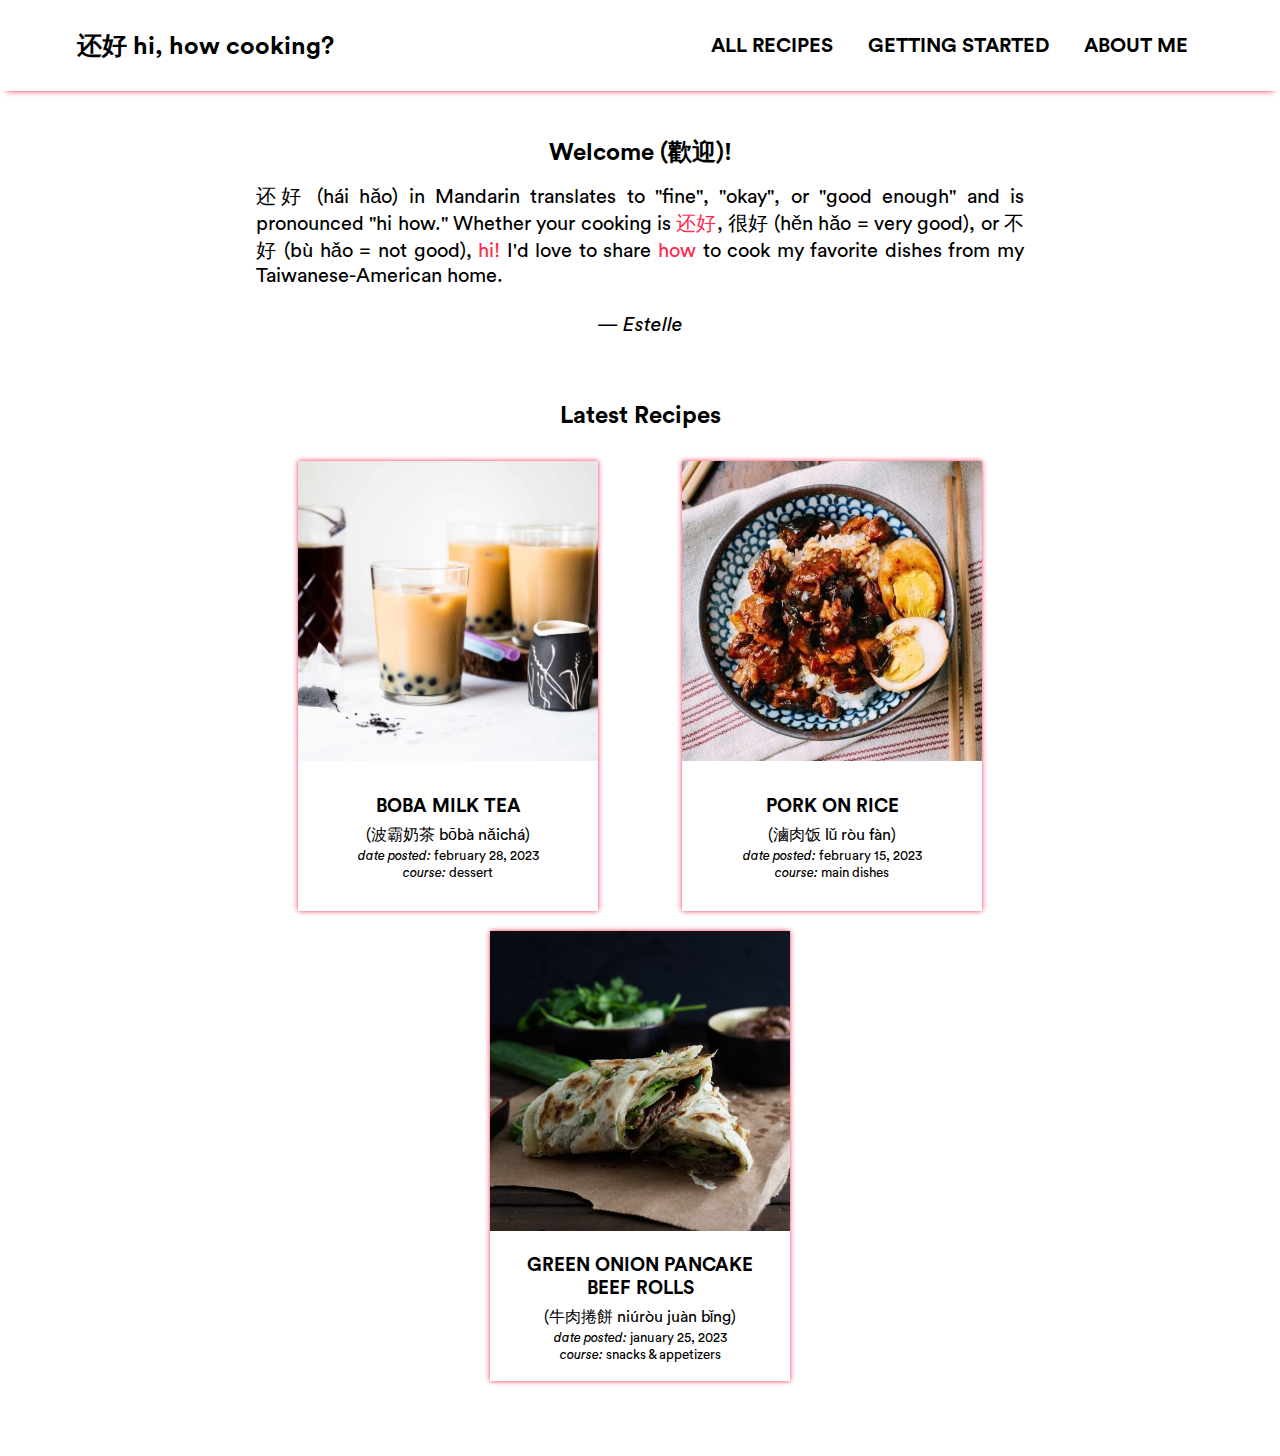
<file: index.html>
<!DOCTYPE html>
<html lang="en">

<head>
    <link rel="stylesheet" href="styles/style.css">
    <title>Hi, How Cooking?</title>
</head>

<body>
    <div class="header">

        <nav>
            <a href="index.html" id="logoLink">
                <span id=logo>
                    还好 Hi, How Cooking?
                </span>
            </a>
            <div class="nav-links">
                <ul>
                    <li><a href='all-recipes.html'>All Recipes</a></li>
                    <li><a href='getting-started.html'>Getting Started</a></li>
                    <li><a href='about-me.html'>About Me</a></li>
                </ul>
            </div>
        </nav>
    </div>
    <div id=homeContent>
        <section>
            <div id=homeInfo>
                <h2>Welcome (歡迎)!</h2>
                <p>还好 (hái hǎo) in Mandarin translates to "fine", "okay", or "good enough" and is pronounced "hi
                    how."
                    Whether your cooking is <em>还好</em>, 很好 (hěn hǎo = very good), or 不好 (bù hǎo = not good),
                    <em>hi!</em>
                    I'd love to share <em>how</em>
                    to cook my favorite dishes from my Taiwanese-American home.
                </p>
                <p id=closing>— Estelle</p>
            </div>

        </section>
        <section>
            <h2>Latest Recipes</h2>
            <div class=gallery>
                <a href="boba-milk-tea.html">
                    <div class=galleryElement>
                        <div class=img>
                            <img src="images/boba-thumbnail.jpg" alt="Boba Milk Tea thumbnail"
                                width="300" height="300">
                        </div>
                        <div class=thumbnailBox>
                            <div class=thumbnailTitle>
                                <h3>Boba Milk Tea</h3>
                                <h4>(波霸奶茶 bōbà nǎichá)</h4>
                                <h5><span class="thumbnail">date posted:</span> february 28, 2023</h5>
                                <h5><span class="thumbnail">course:</span> dessert</h5>
                            </div>
                        </div>
                    </div>
                </a>
                <a href="pork-on-rice.html">
                    <div class=galleryElement>
                        <div class=img>
                            <img src="images/pork-thumbnail.jpg" alt="Pork on Rice thumbnail"
                                width="300" height="300">
                        </div>
                        <div class=thumbnailBox>
                            <div class=thumbnailTitle>
                                <h3>Pork on Rice</h3>
                                <h4>(滷肉饭 lǔ ròu fàn)</h4>
                                <h5><span class="thumbnail">date posted:</span> february 15, 2023</h5>
                                <h5><span class="thumbnail">course:</span> main dishes</h5>
                            </div>
                        </div>
                    </div>
                </a>
                <a href="green-onion-pancake-beef-roll.html">
                    <div class=galleryElement>
                        <div class=img>
                            <img src="images/beef-rolls-thumbnail.jpg"
                                alt="Green Onion Pancake Beef Rolls thumbnail" width="300" height="300">
                        </div>
                        <div class=thumbnailBox>
                            <div class=thumbnailTitle>
                                <h3>Green Onion Pancake <span class=newLine>Beef Rolls</span>
                                </h3>
                                <h4>(牛肉捲餅 niúròu juàn bǐng)</h4>
                                <h5><span class="thumbnail">date posted:</span> january 25, 2023</h5>
                                <h5><span class="thumbnail">course:</span> snacks & appetizers</h5>
                            </div>
                        </div>
                    </div>
                </a>
            </div>
        </section>
    </div>

</body>

</html>
</file>
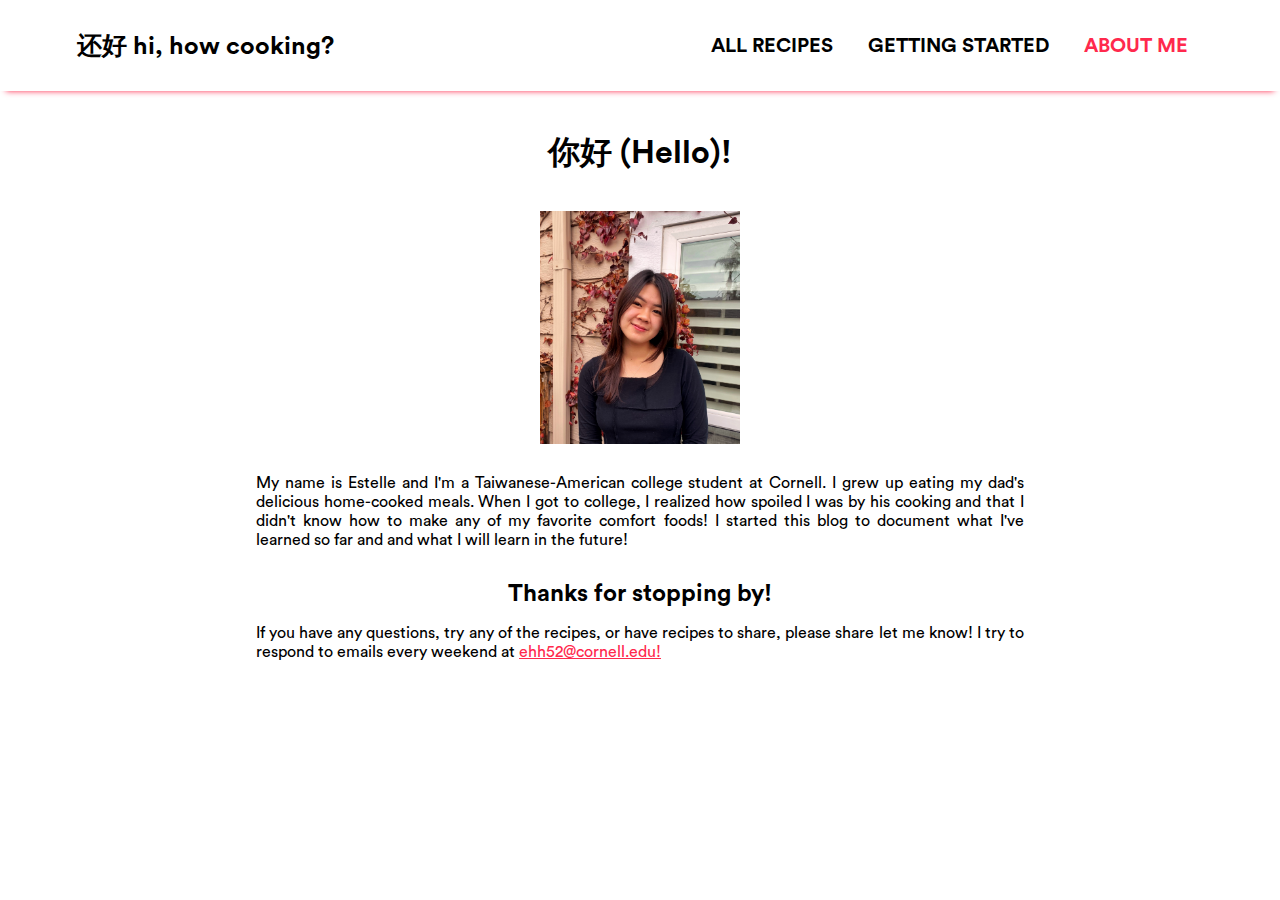
<file: about-me.html>
<!DOCTYPE html>
<html lang="en">

<head>
    <link rel="stylesheet" href="styles/style.css">
    <title>Hi, How Cooking?</title>
</head>

<body>
    <div class="header">

        <nav>
            <a href="index.html" id="logoLink">
                <span id=logo>
                    还好 Hi, How Cooking?
                </span>
            </a>
            <div class="nav-links">
                <ul>
                    <li><a href='all-recipes.html'>All Recipes</a></li>
                    <li><a href='getting-started.html'>Getting Started</a></li>
                    <li><a href='about-me.html' class="currentPage">About Me</a></li>
                </ul>
            </div>
        </nav>
    </div>
    <h1>你好 (Hello)!</h1>
    <!-- <div id=aboutMe>
        <div id=headshot> -->
            <img  id = headshot src="images/estelle-headshot.jpg" alt="Estelle blog author headshot" width="200">
        <!-- </div>
        <div id="bio"> -->

            <p>My name is Estelle and I'm a Taiwanese-American college student at Cornell. I grew up eating my
                dad's delicious home-cooked meals. When I got to college, I realized how spoiled I was by his cooking
                and
                that I didn't know how
                to make any of my favorite comfort foods! I started this blog to document what I've learned so far and and what I
                will learn in the future!</p>
            <h2>Thanks for stopping by!</h2>
            <p>If you have any questions, try any of the recipes, or have recipes to share, please share let me know! I try
                to
                respond to emails every weekend at <a id =bio href="emailto:ehh52@cornell.edu">ehh52@cornell.edu!</a>
            </p>
        <!-- </div>
    </div> -->
</body>

</html>
</file>
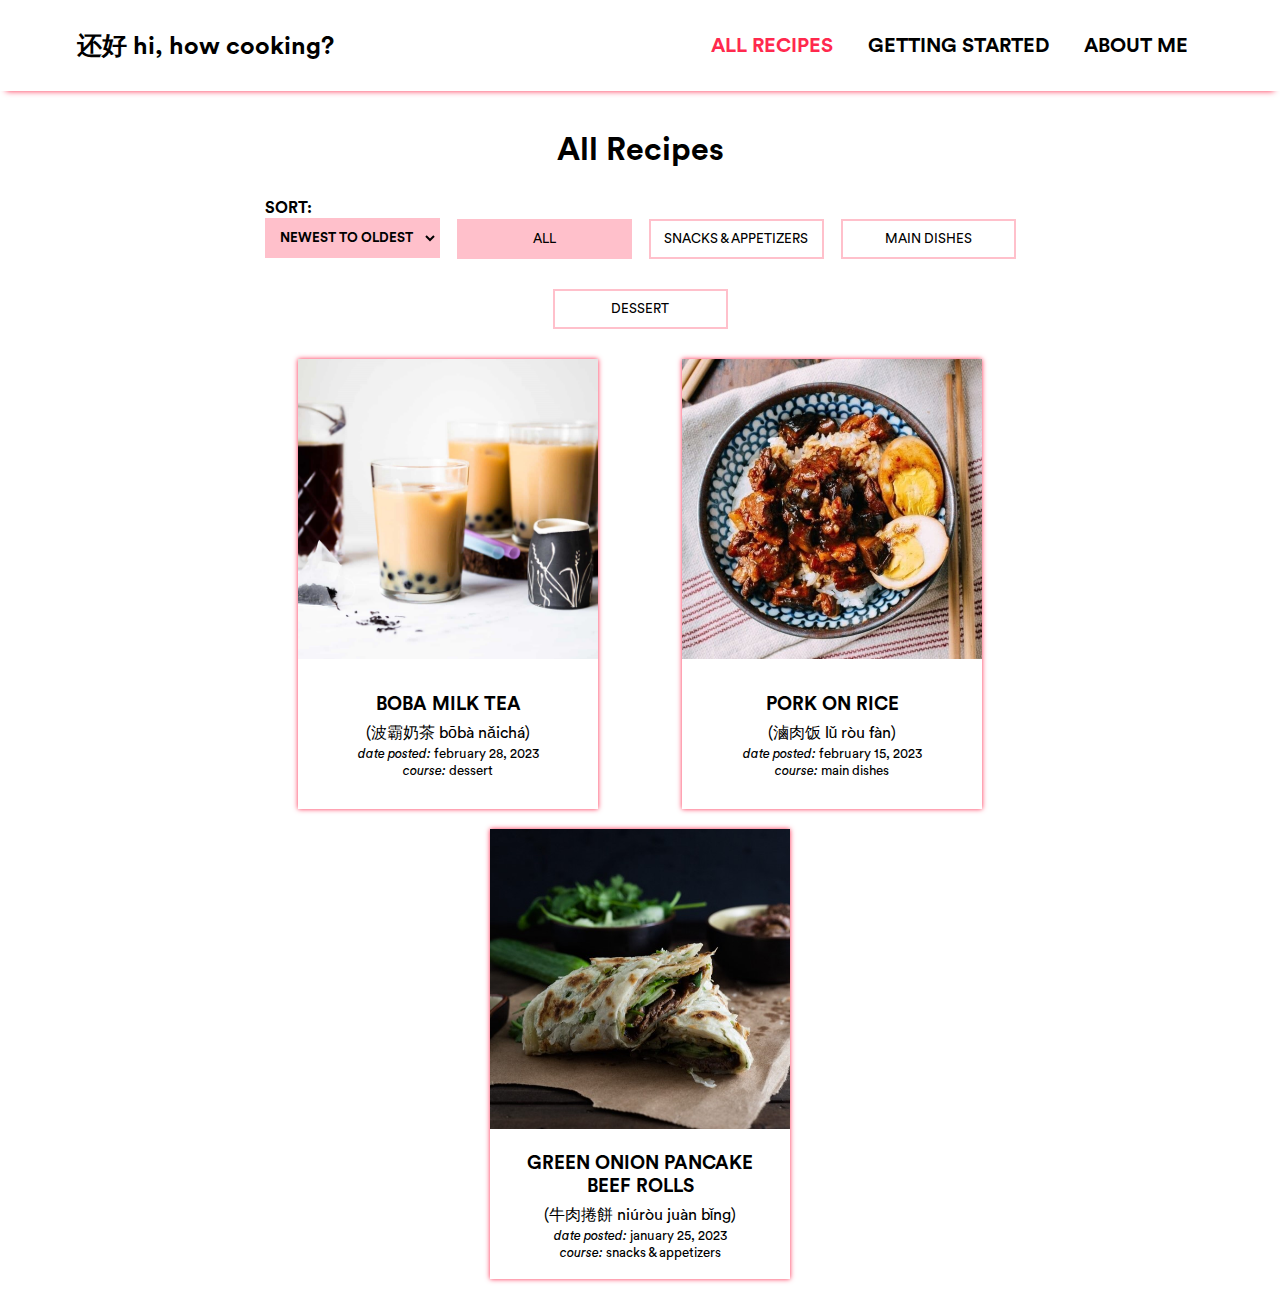
<file: all-recipes.html>
<!DOCTYPE html>
<html lang="en">

<head>
    <script src="scripts/jquery-3.6.1.js"></script>
    <link rel="stylesheet" href="styles/style.css">
    <title>Hi, How Cooking?</title>

</head>

<body>
    <div class="header">
        <nav>
            <a href="index.html" id="logoLink">
                <span id=logo>
                    还好 Hi, How Cooking?
                </span>
            </a>
            <div class="nav-links">
                <ul>
                    <li><a href='all-recipes.html' class=currentPage>All Recipes</a></li>
                    <li><a href='getting-started.html'>Getting Started</a></li>
                    <li><a href='about-me.html'>About Me</a></li>
                </ul>
            </div>
        </nav>
    </div>
    <div class=titleSubtitle>
        <h1>All Recipes</h1>
        <!-- <h2>from newest to oldest</h2> -->
    </div>

    <div id="buttonContainer">
        <span>
            <label for="sortRecipes"> sort:</label>
            <select name="sortOptions" id="sortRecipes">
                <option value="newest to oldest" selected>newest to oldest</option>
                <option value="oldest to newest">oldest to newest</option>
                <option value="A-Z">A-Z</option>
            </select>
        </span>

        <button id="allRecipes" class = 'buttonClicked'>all</button>
        <button id="snacksAppetizers">snacks & appetizers</button>
        <button id="mainDishes"> main dishes</button>
        <button id="dessert">dessert</button>
    </div>

    <div class=gallery>
        <a href="boba-milk-tea.html" class="r idDessert" id="bobamilktea">
            <div class=galleryElement>
                <div class=img>
                    <img src="images/boba-thumbnail.jpg" alt="Boba Milk Tea thumbnail" width="300" height="300">
                </div>
                <div class=thumbnailBox>
                    <div class=thumbnailTitle>
                        <h3>Boba Milk Tea</h3>
                        <h4>(波霸奶茶 bōbà nǎichá)</h4>
                        <h5><span class="thumbnail">date posted:</span> february 28, 2023</h5>
                        <h5><span class="thumbnail">course:</span> dessert</h5>
                    </div>
                </div>
            </div>
        </a>
        <a href="pork-on-rice.html" class="r idMain" id="porkonrice">
            <div class=galleryElement>
                <div class=img>
                    <img src="images/pork-thumbnail.jpg" alt="Pork on Rice thumbnail" width="300" height="300">
                </div>
                <div class=thumbnailBox>
                    <div class=thumbnailTitle>
                        <h3>Pork on Rice</h3>
                        <h4>(滷肉饭 lǔ ròu fàn)</h4>
                        <h5><span class="thumbnail">date posted:</span> february 15, 2023</h5>
                        <h5><span class="thumbnail">course:</span> main dishes</h5>
                    </div>
                </div>
            </div>
        </a>
        <a href="green-onion-pancake-beef-roll.html" class="r idSnack" id="greenonionpancakebeefrolls">
            <div class=galleryElement>
                <div class=img>
                    <img src="images/beef-rolls-thumbnail.jpg" alt="Green Onion Pancake Beef Rolls thumbnail"
                        width="300" height="300">
                </div>
                <div class=thumbnailBox>
                    <div class=thumbnailTitle>
                        <h3>Green Onion Pancake <span class=newLine>Beef Rolls</span>
                        </h3>
                        <h4>(牛肉捲餅 niúròu juàn bǐng)</h4>
                        <h5><span class="thumbnail">date posted:</span> january 25, 2023</h5>
                        <h5><span class="thumbnail">course:</span> snacks & appetizers</h5>
                    </div>
                </div>
            </div>
        </a>
    </div>

    <script src="scripts/recipes.js"></script>

</body>
</html>
</file>
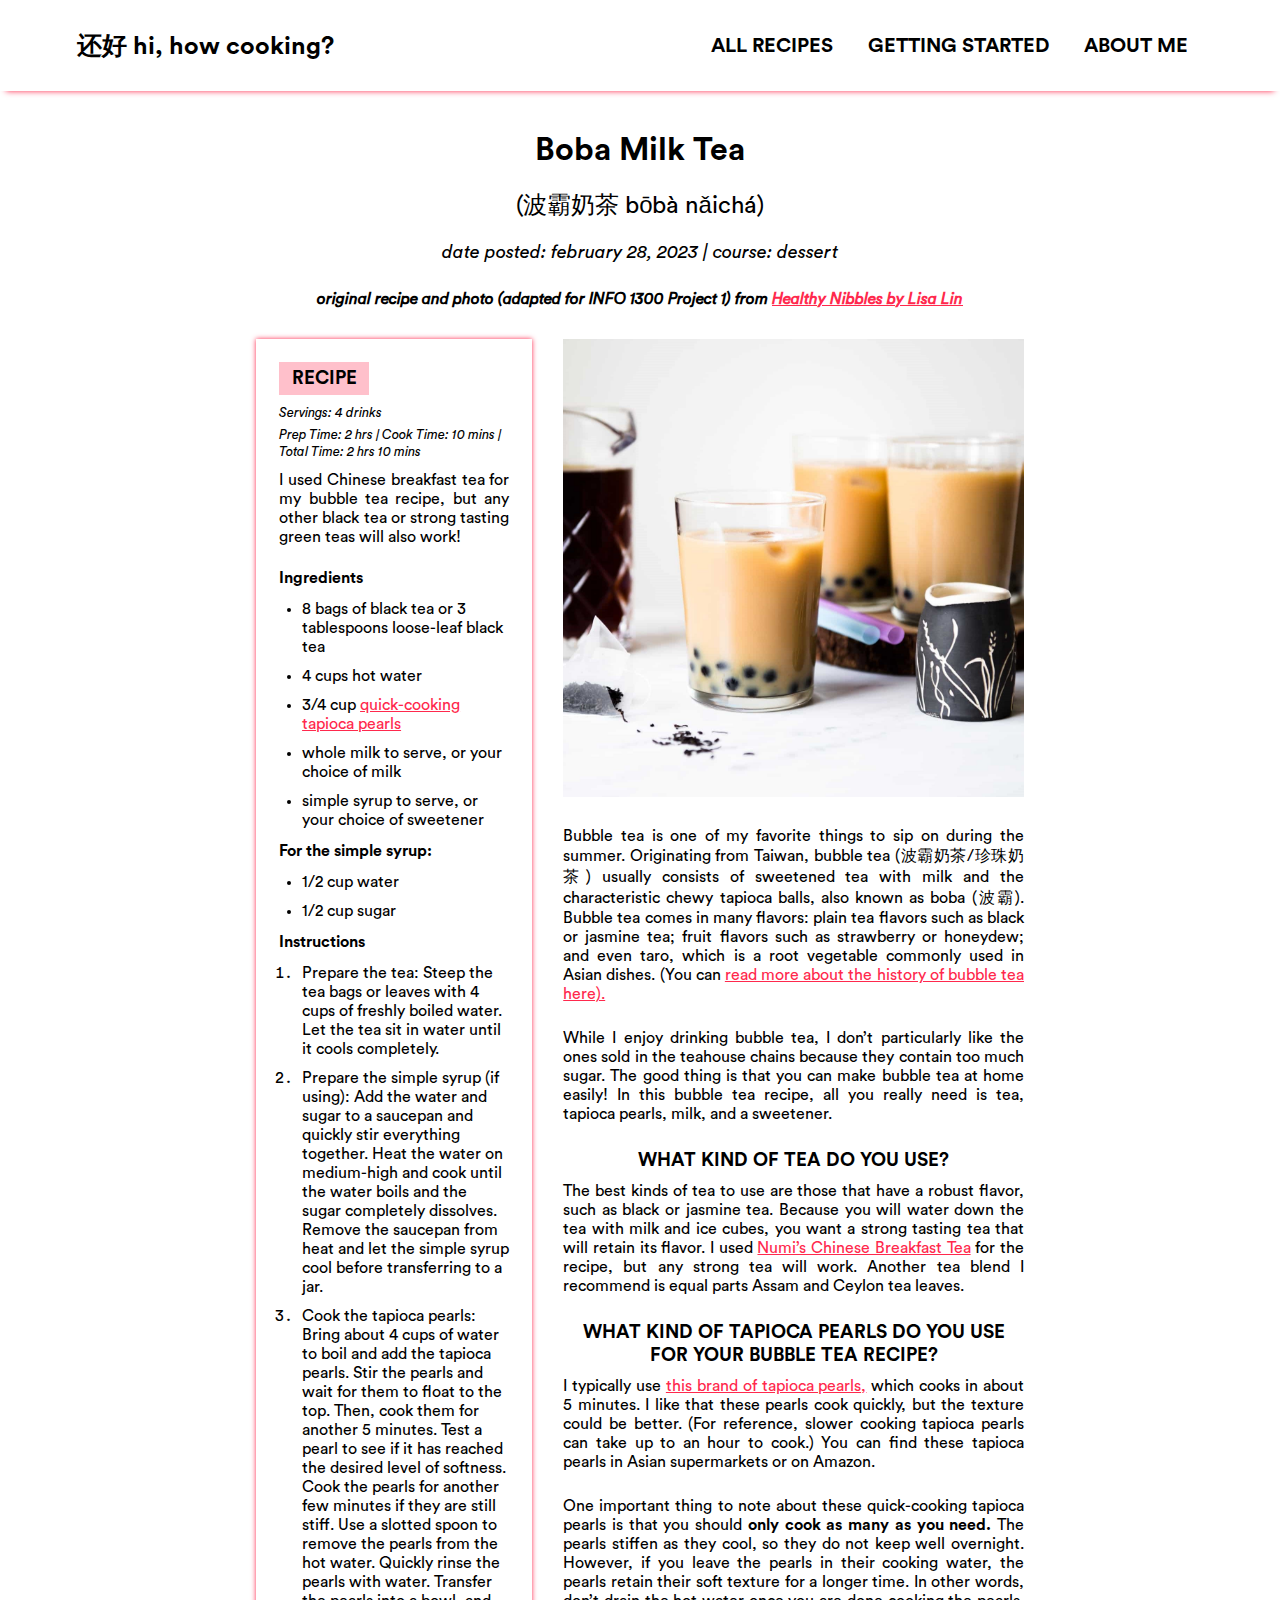
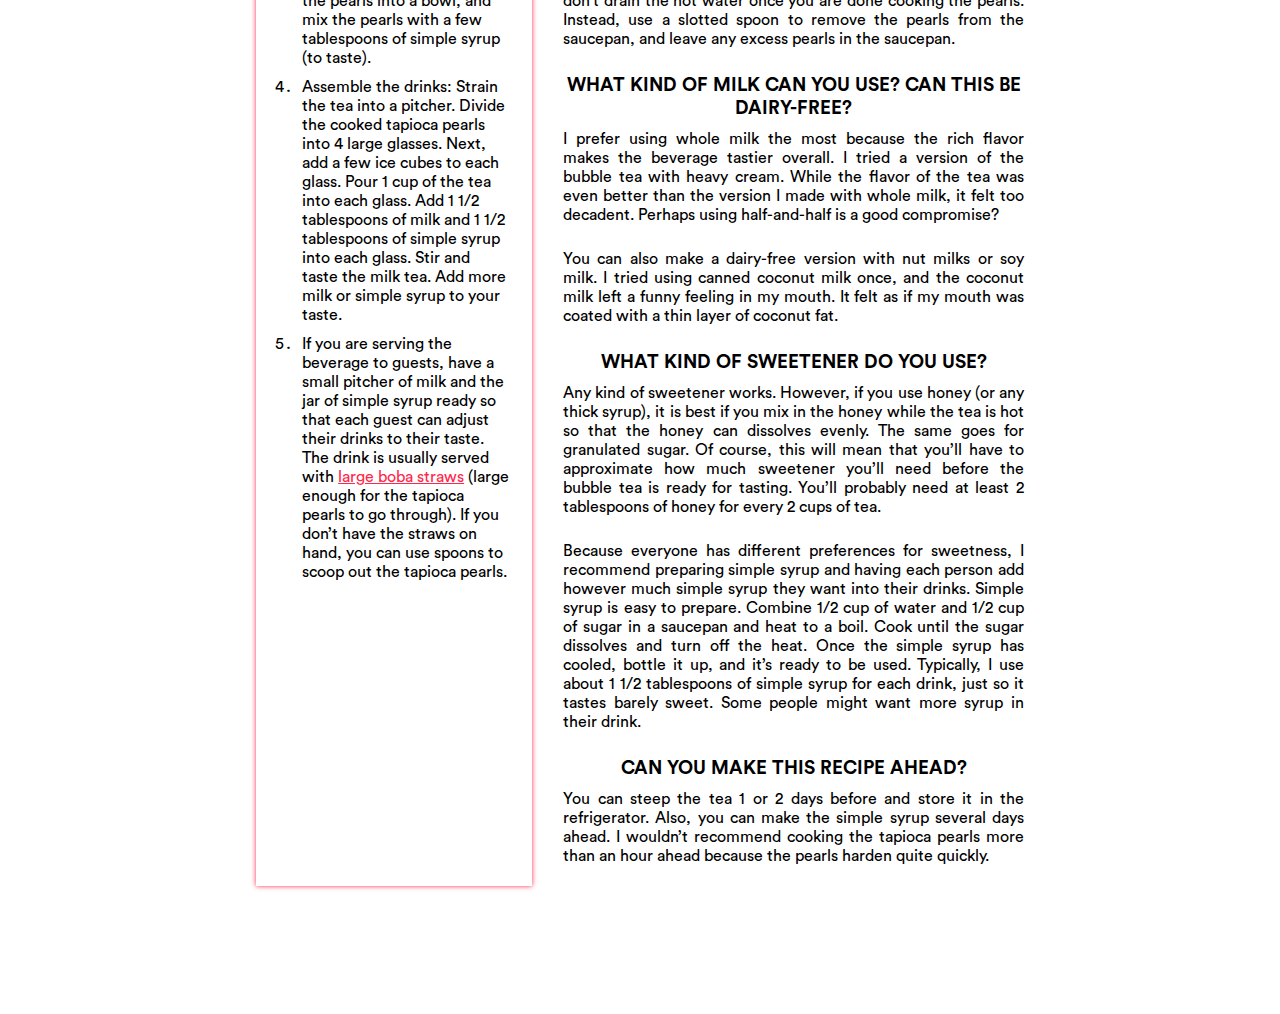
<file: boba-milk-tea.html>
<!DOCTYPE html>
<html lang="en">

<head>
    <link rel="stylesheet" href="styles/style.css">
    <title>Hi, How Cooking?</title>
</head>

<body>
    <div class="header">
        <nav>
            <a href="index.html" id="logoLink">
                <span id=logo>
                    还好 Hi, How Cooking?
                </span>
            </a>
            <div class="nav-links">
                <ul>
                    <li><a href='all-recipes.html'>All Recipes</a></li>
                    <li><a href='getting-started.html'>Getting Started</a></li>
                    <li><a href='about-me.html'>About Me</a></li>
                </ul>
            </div>
        </nav>
    </div>

    <div class=titleSubtitle>
        <h1>Boba Milk Tea </h1>
        <h2>(波霸奶茶 bōbà nǎichá)</h2>
        <h3>date posted: february 28, 2023 | course: dessert</h3>
        <cite>original recipe and photo (adapted for INFO 1300 Project 1) from <a href="https://healthynibblesandbits.com/how-to-make-bubble-tea/" target="_blank"> Healthy Nibbles by Lisa Lin</a></cite>
    </div>
    <div class=recipeContainer>

        <div class="recipe">
            <h3 class="recipeHeader">
                RECIPE
            </h3>
            <h5>Servings: 4 drinks</h5>
            <h5>Prep Time: 2 hrs | Cook Time: 10 mins | Total Time: 2 hrs 10 mins</h5>
            <p>I used Chinese breakfast tea for my bubble tea recipe, but any other black tea or strong tasting green
                teas will also work!</p>
            <h4>Ingredients</h4>
            <ul>
                <li>8 bags of black tea or 3 tablespoons loose-leaf black tea</li>
                <li>4 cups hot water</li>
                <li>3/4 cup <a
                        href="https://www.amazon.com/WuFuYuan-Tapioca-Pearl-Black-Net/dp/B00PLTLG4O?crid=2377PDHU7C1JA&cv_ct_cx=tapioca+pearls&dchild=1&keywords=tapioca+pearls&pd_rd_i=B00PLTLG4O&pd_rd_r=72f499a0-b965-4fcc-8d62-127c2c831436&pd_rd_w=XXdji&pd_rd_wg=vsdOF&pf_rd_p=e64e557a-9088-4af1-8992-8ddbd7854c7f&pf_rd_r=TCHJKVE0W123MF3FKW9K&psc=1&qid=1622524294&sprefix=tapioca+pearls,aps,237&sr=1-1-f0029781-b79b-4b60-9cb0-eeda4dea34d6&linkCode=sl1&tag=heanibbit-20&linkId=0aa7cf06562b32aa1115fccc3c3793e7&language=en_US&ref_=as_li_ss_tl"
                        target="_blank"> quick-cooking tapioca pearls</a></li>
                <li>whole milk to serve, or your choice of milk</li>
                <li>simple syrup to serve, or your choice of sweetener</li>
            </ul>
            <h4>For the simple syrup:</h4>
            <ul>
                <li>1/2 cup water</li>
                <li>1/2 cup sugar</li>
            </ul>
            <h4>Instructions</h4>
            <ol>
                <li>Prepare the tea: Steep the tea bags or leaves with 4 cups of freshly boiled water. Let the tea sit
                    in water until it cools completely.
                </li>
                <li>Prepare the simple syrup (if using): Add the water and sugar to a saucepan and quickly stir
                    everything
                    together. Heat the water on medium-high and cook until the water boils and the sugar completely
                    dissolves.
                    Remove the saucepan from heat and let the simple syrup cool before transferring to a jar.</li>
                <li>Cook the tapioca pearls: Bring about 4 cups of water to boil and add the tapioca pearls. Stir the
                    pearls and wait for them to float to the top. Then, cook them for another 5 minutes. Test a pearl to
                    see if it
                    has reached the desired level of softness. Cook the pearls for another few minutes if they are still
                    stiff. Use a slotted spoon to remove the pearls from the hot water. Quickly rinse the pearls with
                    water.
                    Transfer the pearls into a bowl, and mix the pearls with a few tablespoons of simple syrup (to
                    taste).</li>
                <li>Assemble the drinks: Strain the tea into a pitcher. Divide the cooked tapioca pearls into 4 large
                    glasses.
                    Next, add a few ice cubes to each glass. Pour 1 cup of the tea into each glass. Add 1 1/2
                    tablespoons of
                    milk and 1 1/2 tablespoons of simple syrup into each glass. Stir and taste the milk tea. Add more
                    milk or
                    simple syrup to your taste.</li>
                <li>If you are serving the beverage to guests, have a small pitcher of milk and the jar of simple syrup
                    ready so
                    that each guest can adjust their drinks to their taste. The drink is usually served with <a
                        href="https://www.amazon.com/POINT-Straw-Stainless-Tapioca-Bubble/dp/B07N97FDG1/ref=as_li_ss_tl?dchild=1&keywords=large+metal+boba+straw&qid=1588278149&sr=8-1&linkCode=sl1&tag=heanibbit-20&linkId=7f088d47a8e868a51989f6dd23b1a7fc&language=en_US"
                        target="_blank"> large boba
                        straws</a>
                     (large enough for the tapioca pearls to go through). If you don’t have the straws on hand, you can
                    use
                    spoons to scoop out the tapioca pearls.</li>
            </ol>

        </div>

        <div class="instructions">
            <img src="images/boba-thumbnail.jpg" alt="Boba Milk Tea">

            <p>
                Bubble tea is one of my favorite things to sip on during the summer. Originating from Taiwan, bubble tea
                (波霸奶茶/珍珠奶茶) usually consists of sweetened tea with milk and the characteristic chewy tapioca balls, also
                known
                as boba (波霸). Bubble tea comes in many flavors: plain tea flavors such as black or jasmine tea; fruit
                flavors
                such as strawberry or honeydew; and even taro, which is a root vegetable commonly used in Asian dishes.
                (You can
                <a href="https://healthynibblesandbits.com/how-to-make-bubble-tea/" target="_blank">read more about the
                    history of bubble tea here).</a>
            </p>
            <p>
                While I enjoy drinking bubble tea, I don’t particularly like the ones sold in the teahouse chains
                because they
                contain too much sugar. The good thing is that you can make bubble tea at home easily! In this bubble
                tea
                recipe, all you really need is tea, tapioca pearls, milk, and a sweetener.
            </p>
            <h3>What kind of tea do you use?</h3>
            <p>
                The best kinds of tea to use are those that have a robust flavor, such as black or jasmine tea. Because
                you will
                water down the tea with milk and ice cubes, you want a strong tasting tea that will retain its flavor. I
                used
                <a href="https://shop.numitea.com/Chinese-Breakfast/p/NUMIS-10106&c=NumiTeaStore@Teabag@Black"
                    target="blank_">Numi’s Chinese Breakfast Tea</a> for the recipe, but any strong tea will work.
                Another tea blend I recommend
                is
                equal parts Assam and Ceylon tea leaves.
            </p>

            <h3>What kind of tapioca pearls do you use for your bubble tea recipe?</h3>
            <p>
                I typically use <a
                    href="https://www.amazon.com/WuFuYuan-Tapioca-Pearl-Black-Net/dp/B00PLTLG4O/ref=as_li_ss_tl?s=grocery&ie=UTF8&qid=1532018084&sr=1-4&keywords=tapioca+pearls&th=1&linkCode=sl1&tag=heanibbit-20&linkId=ff595b743c108350f907b1612aa37b4d"
                    target="_blank">this brand of tapioca pearls,</a> which cooks in about 5 minutes. I like that these
                pearls
                cook
                quickly, but the texture could be better. (For reference, slower cooking tapioca pearls can take up to
                an hour
                to cook.) You can find these tapioca pearls in Asian supermarkets or on Amazon.
            </p>
            <p>
                One important thing to note about these quick-cooking tapioca pearls is that you should <strong>only
                    cook as
                    many as you
                    need.</strong> The pearls stiffen as they cool, so they do not keep well overnight. However, if you
                leave
                the pearls in
                their cooking water, the pearls retain their soft texture for a longer time. In other words, don’t drain
                the hot
                water once you are done cooking the pearls. Instead, use a slotted spoon to remove the pearls from the
                saucepan,
                and leave any excess pearls in the saucepan.
            </p>
            <h3>What kind of milk can you use? Can this be dairy-free?</h3>
            <p>I prefer using whole milk the most because the rich flavor makes the beverage tastier overall. I tried a
                version
                of the bubble tea with heavy cream. While the flavor of the tea was even better than the version I made
                with
                whole milk, it felt too decadent. Perhaps using half-and-half is a good compromise?</p>
            <p>You can also make a dairy-free version with nut milks or soy milk. I tried using canned coconut milk
                once, and
                the coconut milk left a funny feeling in my mouth. It felt as if my mouth was coated with a thin layer
                of
                coconut fat.</p>

            <h3>What kind of sweetener do you use?</h3>
            <p>Any kind of sweetener works. However, if you use honey (or any thick syrup), it is best if you mix in the
                honey
                while the tea is hot so that the honey can dissolves evenly. The same goes for granulated sugar. Of
                course, this
                will mean that you’ll have to approximate how much sweetener you’ll need before the bubble tea is ready
                for
                tasting. You’ll probably need at least 2 tablespoons of honey for every 2 cups of tea.</p>

            <p>Because everyone has different preferences for sweetness, I recommend preparing simple syrup and having
                each
                person add however much simple syrup they want into their drinks. Simple syrup is easy to prepare.
                Combine 1/2
                cup of water and 1/2 cup of sugar in a saucepan and heat to a boil. Cook until the sugar dissolves and
                turn off
                the heat. Once the simple syrup has cooled, bottle it up, and it’s ready to be used. Typically, I use
                about 1
                1/2 tablespoons of simple syrup for each drink, just so it tastes barely sweet. Some people might want
                more
                syrup in their drink.</p>

            <h3>Can you make this recipe ahead?</h3>

            <p>You can steep the tea 1 or 2 days before and store it in the refrigerator. Also, you can make the simple
                syrup
                several days ahead. I wouldn’t recommend cooking the tapioca pearls more than an hour ahead because the
                pearls
                harden quite quickly.</p>
        </div>

    </div>

</body>

</html>
</file>
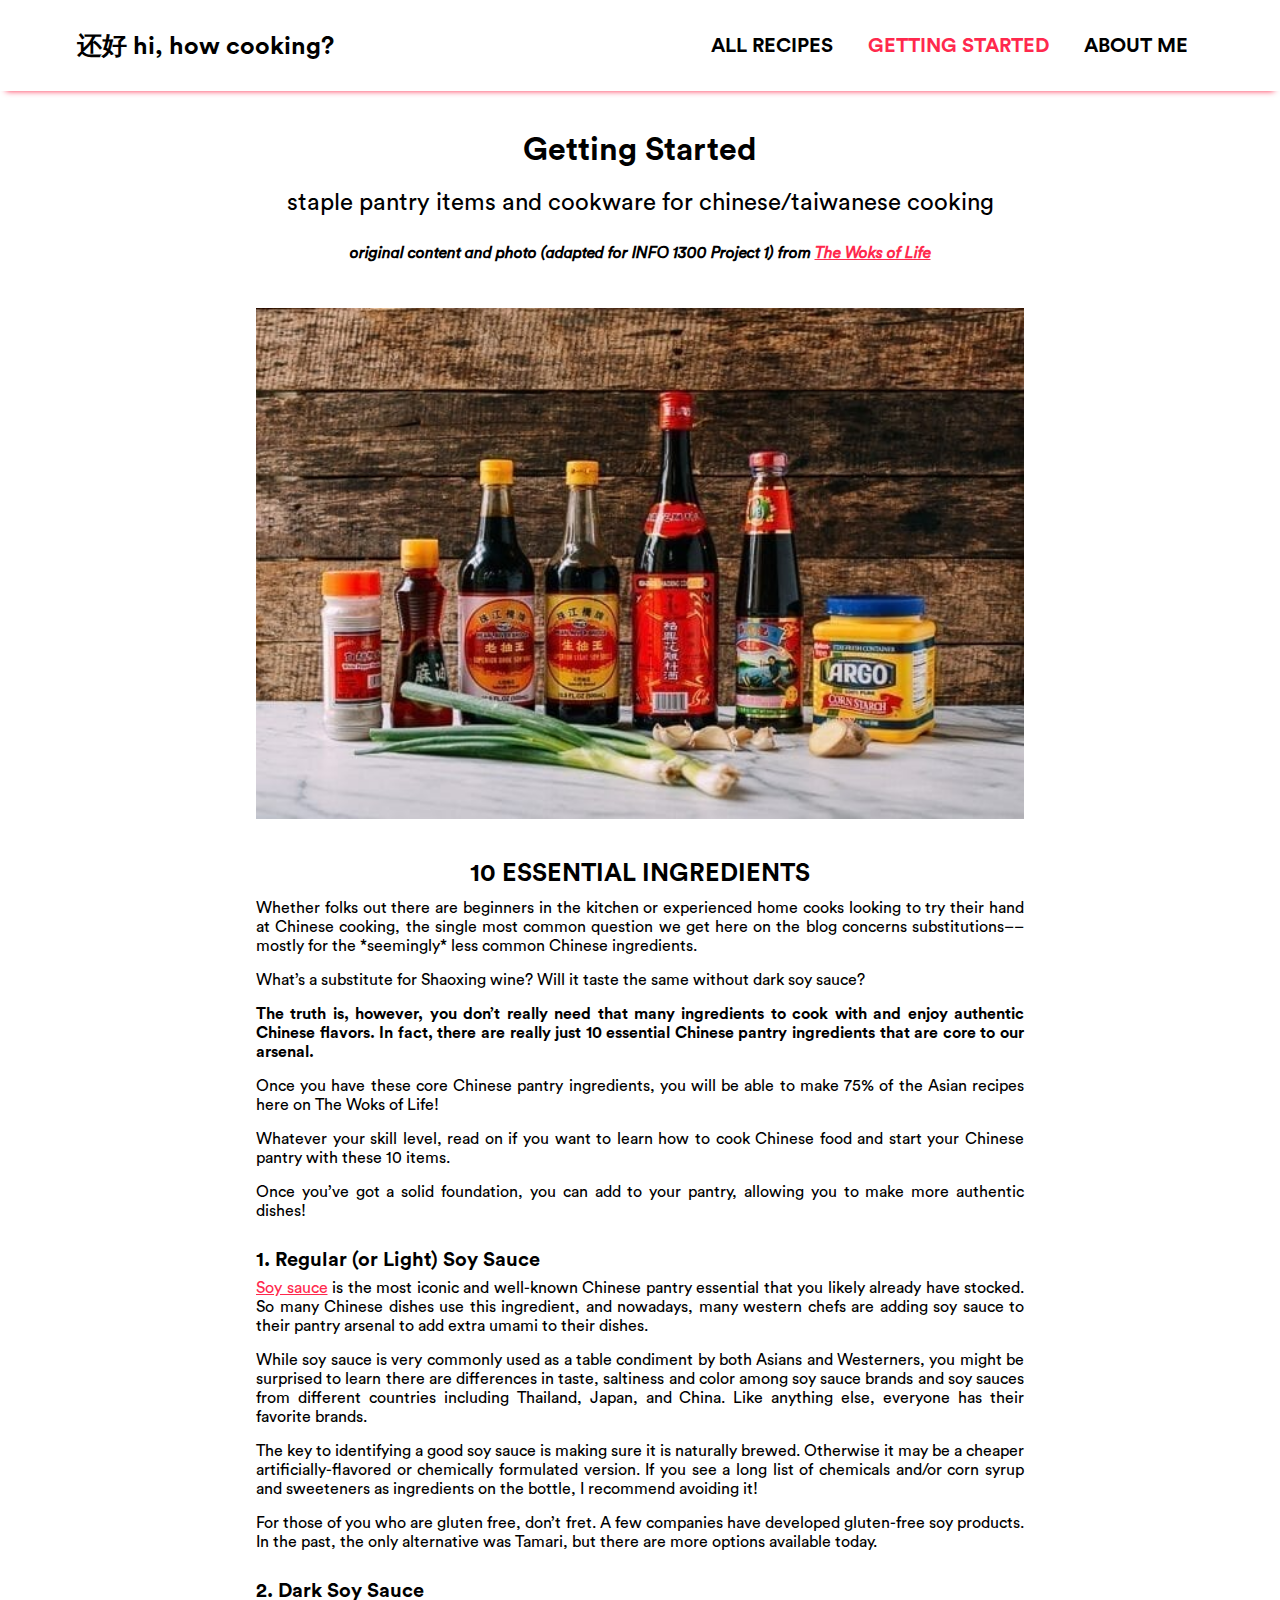
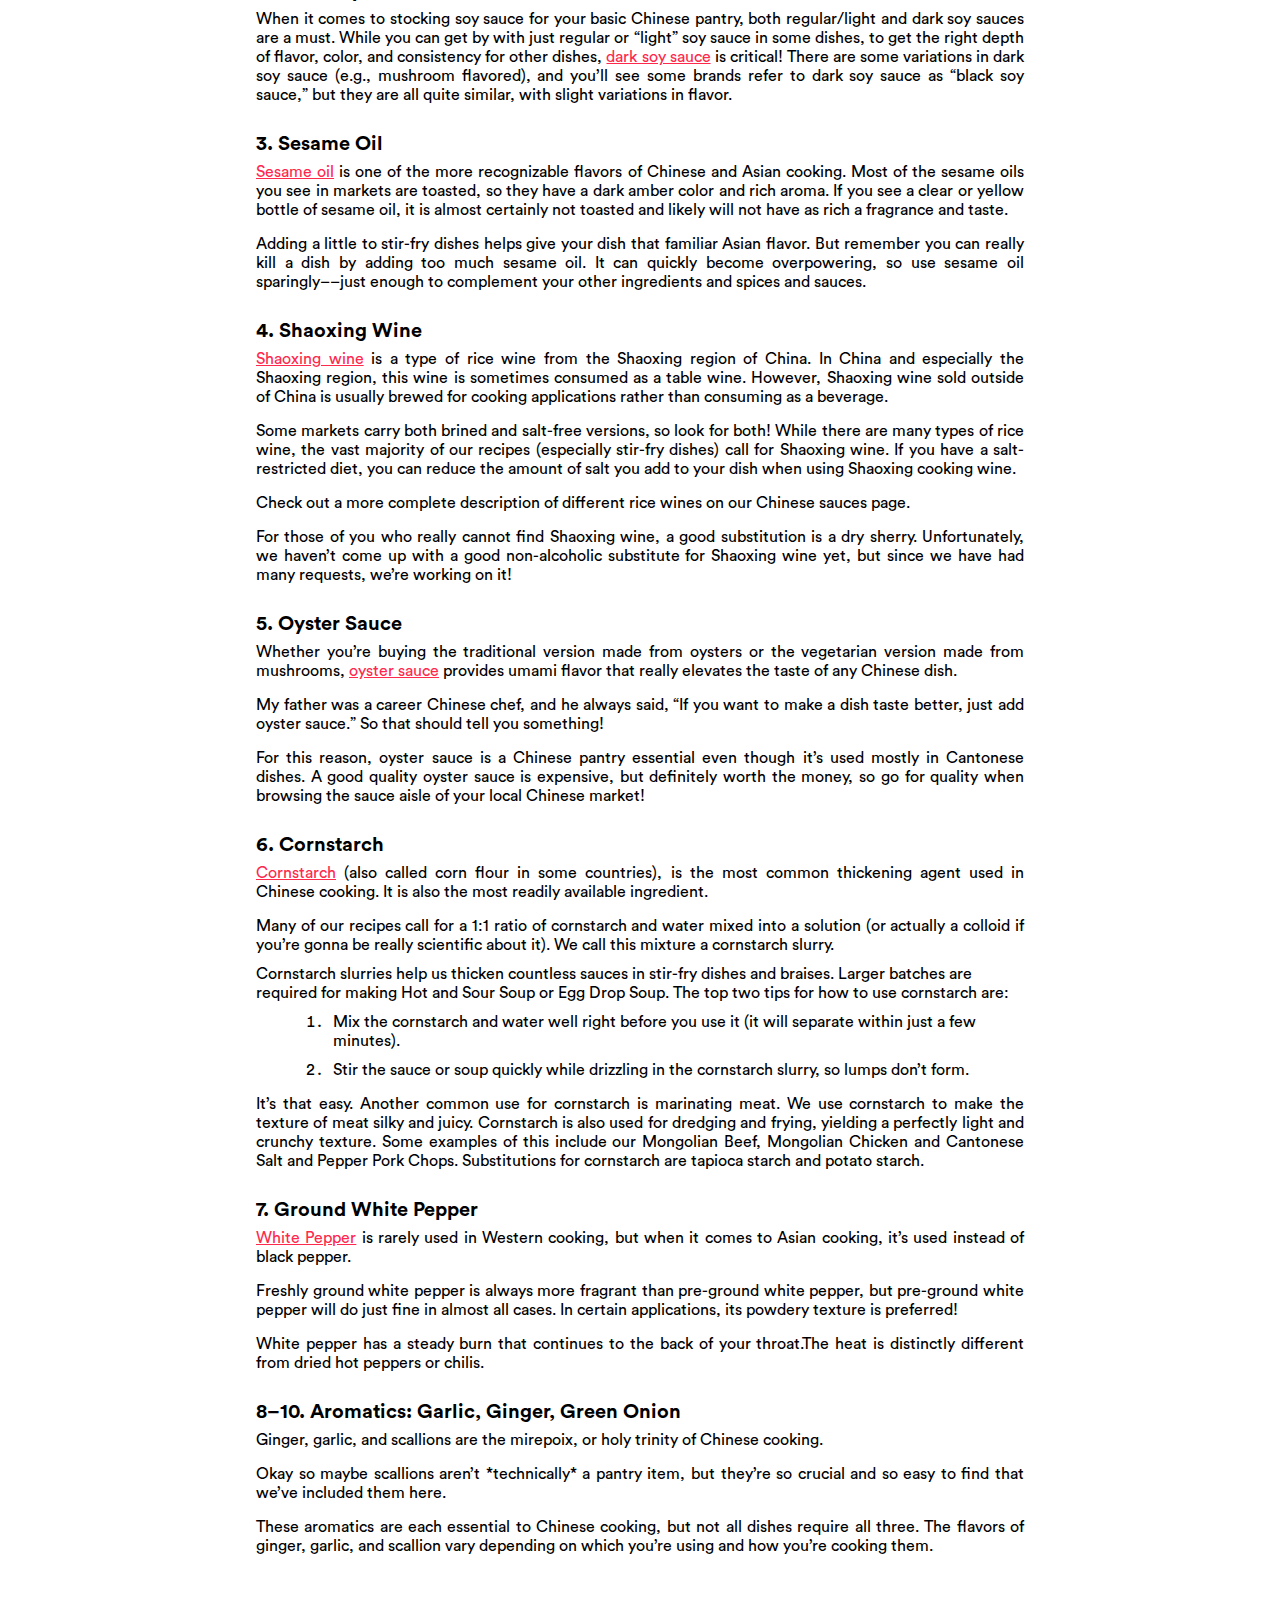
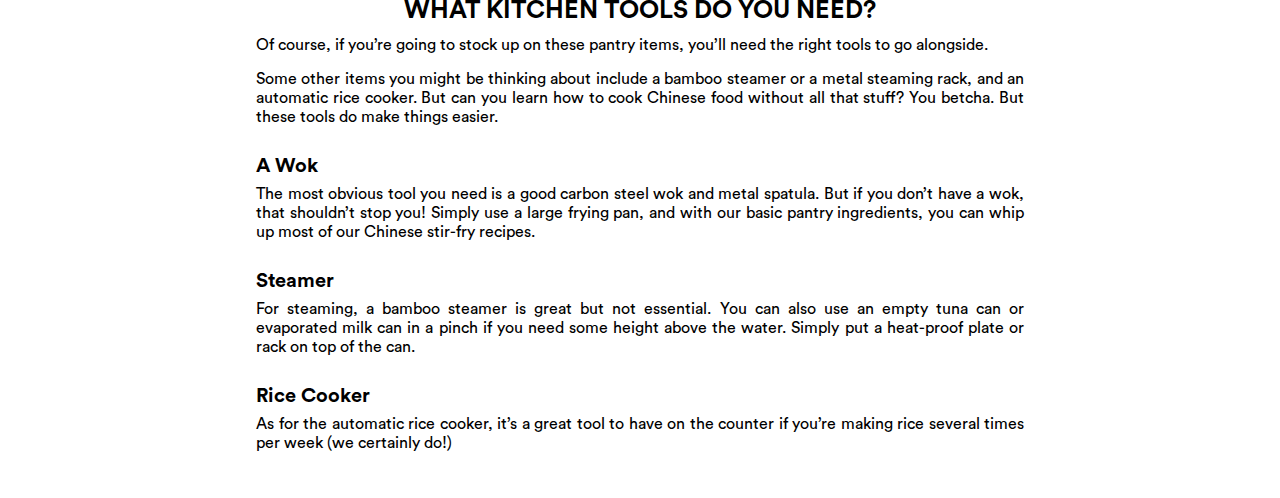
<file: getting-started.html>
<!DOCTYPE html>
<html lang="en">

<head>
    <link rel="stylesheet" href="styles/style.css">
    <title>Hi, How Cooking?</title>
</head>

<body>
    <div class="header">
        <nav>
            <a href="index.html" id="logoLink">
                <span id=logo>
                    还好 Hi, How Cooking?
                </span>
            </a>
            <div class="nav-links">
                <ul>
                    <li><a href='all-recipes.html'>All Recipes</a></li>
                    <li><a href='getting-started.html' class="currentPage">Getting Started</a></li>
                    <li><a href='about-me.html'>About Me</a></li>
                </ul>
            </div>
        </nav>
    </div>

    <div class=titleSubtitle>
        <h1>Getting Started</h1>
        <h2>staple pantry items and cookware for chinese/taiwanese cooking</h2>
        <cite>original content and photo (adapted for INFO 1300 Project 1) from <a href="https://thewoksoflife.com/chinese-pantry-essential-ingredients/" target="_blank"> The Woks of Life</a></cite>
    </div>
    <section id=pantry>
        <img src="images/essential-chinese-ingredients.jpg" alt="10 Essential Ingredients">
        <h3>10 Essential Ingredients</h3>
        <p>
            Whether folks out there are beginners in the kitchen or experienced home cooks looking to try their hand at
            Chinese cooking, the single most common question we get here on the blog concerns substitutions––mostly for
            the
            *seemingly* less common Chinese ingredients. </p>
        <p>
            What’s a substitute for Shaoxing wine? Will it taste the same without dark soy sauce?</p>
        <p><strong> The truth is, however, you don’t really need that many ingredients to cook with and enjoy authentic
                Chinese
                flavors. In fact, there are really just 10 essential Chinese pantry ingredients that are core to our
                arsenal.</strong></p>
        <p>Once you have these core Chinese pantry ingredients, you will be able to make 75% of the Asian recipes here
            on
            The Woks of Life!</p>

        <p>Whatever your skill level, read on if you want to learn how to cook Chinese food and start your Chinese
            pantry
            with these 10 items.</p>

        <p>Once you’ve got a solid foundation, you can add to your pantry, allowing you to make more authentic dishes!
        </p>
        <h4>1. Regular (or Light) Soy Sauce</h4>
        <p>
            <a href="https://www.amazon.com/s?k=light+soy+sauce&i=grocery&language=en_US&linkCode=sl2&linkId=bf910ee6e24a024443102568e2942795&tag=thwoofli08-20&ref=nb_sb_noss_2"
                target="_blank">Soy sauce</a> is the most iconic and well-known Chinese pantry essential that you likely
            already have stocked.
            So many Chinese dishes use this ingredient, and nowadays, many western chefs are adding soy sauce to their
            pantry arsenal to add extra umami to their dishes.
        </p>

        <p>While soy sauce is very commonly used as a table condiment by both Asians and Westerners, you might be
            surprised to learn there are differences in taste, saltiness and color among soy sauce brands and soy sauces
            from different countries including Thailand, Japan, and China. Like anything else, everyone has their
            favorite brands.</p>

        <p>The key to identifying a good soy sauce is making sure it is naturally brewed. Otherwise it may be a cheaper
            artificially-flavored or chemically formulated version. If you see a long list of chemicals and/or corn
            syrup and sweeteners as ingredients on the bottle, I recommend avoiding it!</p>

        <p>For those of you who are gluten free, don’t fret. A few companies have developed gluten-free soy products.
            In the past, the only alternative was Tamari, but there are more options available today.
        </p>

        <h4>2. Dark Soy Sauce</h4>
        <p>When it comes to stocking soy sauce for your basic Chinese pantry, both regular/light and dark soy sauces are
            a
            must.
            While you can get by with just regular or “light” soy sauce in some dishes, to get the right depth of
            flavor,
            color, and consistency for other dishes, <a
                href="https://www.amazon.com/s?k=dark+soy+sauce&i=grocery&language=en_US&linkCode=sl2&linkId=329f3cfc3284e258e9a3ff59e00bb03a&tag=thwoofli08-20&ref=nb_sb_noss_2"
                target="_blank"> dark soy sauce</a> is critical!
            There are some variations in dark soy sauce (e.g., mushroom flavored), and you’ll see some brands refer to
            dark
            soy sauce as “black soy sauce,” but they are all quite similar, with slight variations in flavor.</p>
        <h4>3. Sesame Oil</h4>
        <p><a
                href="https://www.amazon.com/gp/product/B002HMN6SC/ref=as_li_tl?ie=UTF8&camp=1789&creative=390957&creativeASIN=B002HMN6SC&linkCode=as2&tag=thwoofli08-20&linkId=V6S44WB7EQDR6CBM">Sesame
                oil</a> is one of the more recognizable flavors of Chinese and Asian cooking. Most of the sesame oils
            you see in markets are toasted, so they have a dark amber color and rich aroma. If you
            see a clear or yellow bottle of sesame oil, it is almost certainly not toasted and likely will not have as
            rich
            a fragrance and taste.</p>

        <p>Adding a little to stir-fry dishes helps give your dish that familiar Asian flavor. But remember you can
            really
            kill a dish by adding too much sesame oil. It can quickly become overpowering, so use sesame oil
            sparingly––just
            enough to complement your other ingredients and spices and sauces.</p>
        <h4>4. Shaoxing Wine</h4>
        <p> <a
                href="https://www.amazon.com/s?k=shaoxing+wine&i=grocery&language=en_US&linkCode=sl2&linkId=8f6bd548312bc815db76899699ce434a&tag=thwoofli08-20&ref=nb_sb_noss_1">Shaoxing
                wine</a> is a type of rice wine from the Shaoxing region of China.

            In China and especially the Shaoxing region, this wine is sometimes consumed as a table wine. However,
            Shaoxing
            wine sold outside of China is usually brewed for cooking applications rather than consuming as a beverage.
        </p>
        <p>Some markets carry both brined and salt-free versions, so look for both! While there are many types of rice
            wine, the vast majority of our recipes (especially stir-fry dishes) call for Shaoxing wine. If you have a
            salt-restricted diet, you can reduce the amount of salt you add to your dish when using Shaoxing cooking
            wine.</p>

        <p>Check out a more complete description of different rice wines on our Chinese sauces page.</p>

        <p> For those of you who really cannot find Shaoxing wine, a good substitution is a dry sherry. Unfortunately,
            we
            haven’t come up with a good non-alcoholic substitute for Shaoxing wine yet, but since we have had many
            requests,
            we’re working on it!</p>
        <h4>5. Oyster Sauce</h4>
        <p> Whether you’re buying the traditional version made from oysters or the vegetarian version made from
            mushrooms,
            <a
                href="https://www.amazon.com/s?k=oyster+sauce&i=grocery&language=en_US&linkCode=sl2&linkId=e42a9462d415d70bd81736e825341699&tag=thwoofli08-20&ref=nb_sb_noss_2">oyster
                sauce</a> provides umami flavor that really elevates the taste of any Chinese dish.
        </p>
        <p>
            My father was a career Chinese chef, and he always said, “If you want to make a dish taste better, just add
            oyster sauce.” So that should tell you something!</p>

        <p>For this reason, oyster sauce is a Chinese pantry essential even though it’s used mostly in Cantonese dishes.
            A
            good quality oyster sauce is expensive, but definitely worth the money, so go for quality when browsing the
            sauce aisle of your local Chinese market!</p>
        <h4>6. Cornstarch</h4>
        <p><a
                href="https://www.amazon.com/s?k=cornstarch&i=grocery&language=en_US&linkCode=sl2&linkId=8435084ecae6efad15a6037a184ada95&tag=thwoofli08-20&ref=nb_sb_noss_2">Cornstarch</a>
            (also called corn flour in some countries), is the most common thickening agent used in Chinese
            cooking. It is also the most readily available ingredient.</p>
        <p>
            Many of our recipes call for a 1:1 ratio of cornstarch and water mixed into a solution (or actually a
            colloid if
            you’re gonna be really scientific about it). We call this mixture a cornstarch slurry.</p>

        Cornstarch slurries help us thicken countless sauces in stir-fry dishes and braises. Larger batches are required
        for making Hot and Sour Soup or Egg Drop Soup. The top two tips for how to use cornstarch are:
        <ol>
            <li>
                Mix the cornstarch and water well right before you use it (it will separate within just a few minutes).
            </li>
            <li> Stir the sauce or soup quickly while drizzling in the cornstarch slurry, so lumps don’t form.
            </li>
        </ol>
        <p>
            It’s that easy. Another common use for cornstarch is marinating meat. We use cornstarch to make the texture
            of
            meat silky and juicy.

            Cornstarch is also used for dredging and frying, yielding a perfectly light and crunchy texture. Some
            examples
            of this include our Mongolian Beef, Mongolian Chicken and Cantonese Salt and Pepper Pork Chops.

            Substitutions for cornstarch are tapioca starch and potato starch.
        </p>
        <h4>7. Ground White Pepper</h4>
        <p>
            <a
                href="https://www.amazon.com/s?k=white+pepper&i=grocery&language=en_US&linkCode=sl2&linkId=5a808dade2d4f7bf7e26ce670fe5178c&tag=thwoofli08-20&ref=nb_sb_noss">
                White Pepper</a> is rarely used in Western cooking, but when it comes to Asian cooking, it’s
            used instead of
            black pepper.
        </p>

        <p>Freshly ground white pepper is always more fragrant than pre-ground white pepper, but pre-ground white
            pepper will do just fine in almost all cases. In certain applications, its powdery texture is preferred!</p>

        <p>White pepper has a steady burn that continues to the back of your throat.The heat is distinctly different
            from dried hot
            peppers or chilis.</p>
        <h4>8–10. Aromatics: Garlic, Ginger, Green Onion</h4>
        <p>Ginger, garlic, and scallions are the mirepoix, or holy trinity of Chinese cooking.</p>

        <p>Okay so maybe scallions aren’t *technically* a pantry item, but they’re so crucial and so easy to find that
            we’ve included them here.</p>

        <p>These aromatics are each essential to Chinese cooking, but not all dishes require all three. The flavors of
            ginger, garlic, and scallion vary depending on which you’re using and how you’re cooking them.</p>

        <h3>What Kitchen Tools Do You Need?</h3>
        <p>Of course, if you’re going to stock up on these pantry items, you’ll need the right tools to go alongside.
        </p>

        <p>Some other items you might be thinking about include a bamboo steamer or a metal steaming rack, and an
            automatic rice cooker. But can you learn how to cook Chinese food without all that stuff? You betcha. But
            these tools do make things easier.</p>
        <h4>A Wok</h4>
        <p>The most obvious tool you need is a good carbon steel wok and metal spatula. But if you don’t have a wok,
            that shouldn’t stop you! Simply use a large frying pan, and with our basic
            pantry ingredients, you can whip up most of our Chinese stir-fry recipes.</p>
        <h4>Steamer</h4>
        <p>For steaming, a bamboo steamer is great but not essential.

            You can also use an empty tuna can or evaporated milk can in a pinch if you need some height above the
            water. Simply put a heat-proof plate or rack on top of the can.</p>
        <h4>Rice Cooker</h4>
        <p>As for the automatic rice cooker, it’s a great tool to have on the counter if you’re making rice several
            times per week (we certainly do!)</p>
    </section>
</body>

</html>
</file>
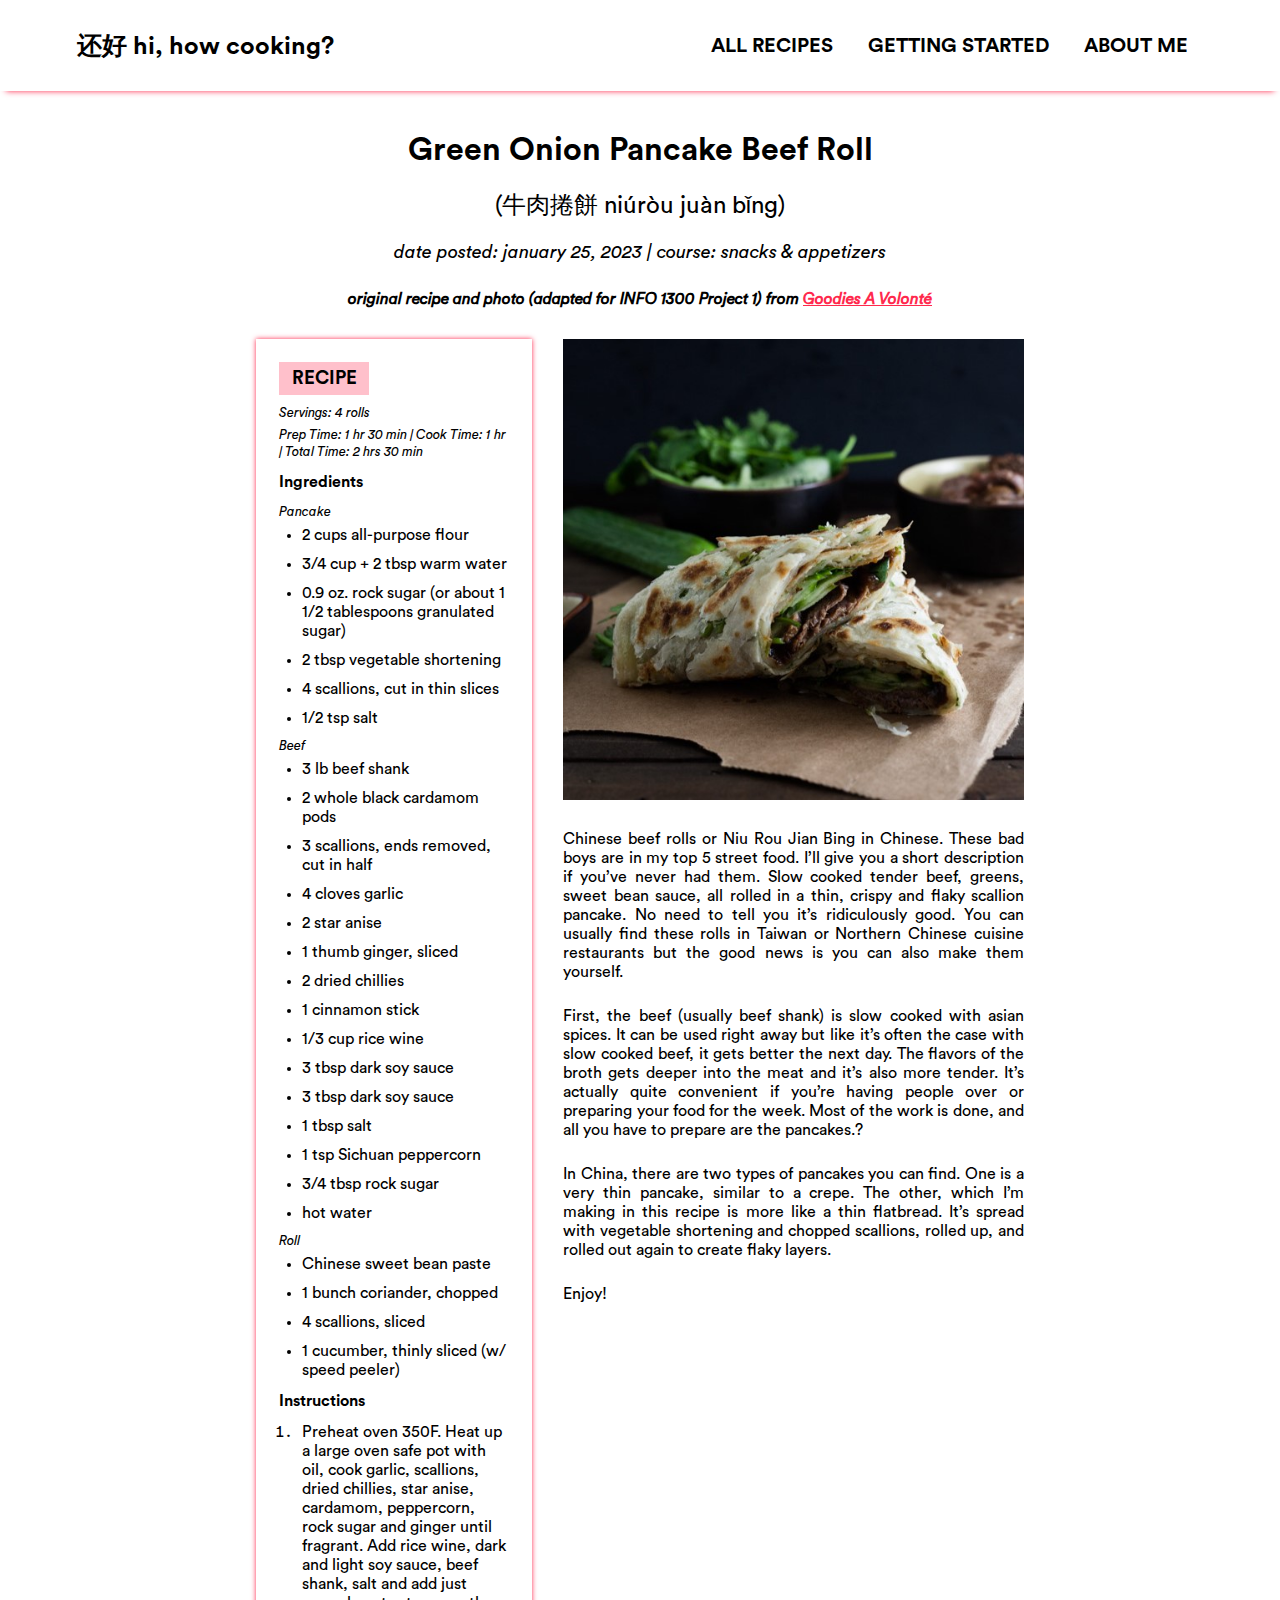
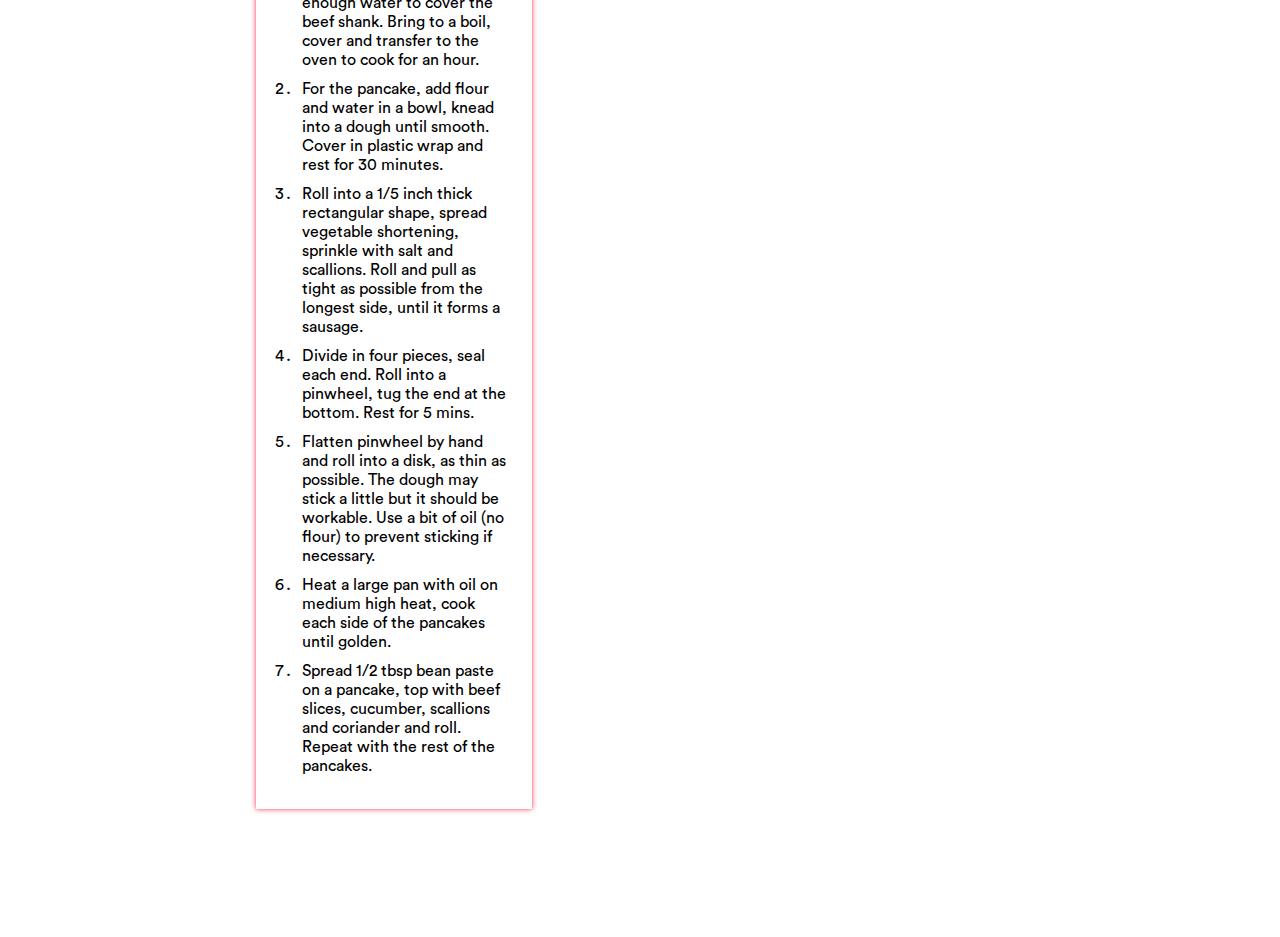
<file: green-onion-pancake-beef-roll.html>
<!DOCTYPE html>
<html lang="en">

<head>
    <link rel="stylesheet" href="styles/style.css">
    <title>Hi, How Cooking?</title>
</head>

<body>
    <div class="header">

        <nav>
            <a href="index.html" id="logoLink">
                <span id=logo>
                    还好 Hi, How Cooking?
                </span>
            </a>
            <div class="nav-links">
                <ul>
                    <li><a href='all-recipes.html'>All Recipes</a></li>
                    <li><a href='getting-started.html'>Getting Started</a></li>
                    <li><a href='about-me.html'>About Me</a></li>
                </ul>
            </div>
        </nav>
    </div>

    <div class=titleSubtitle>
        <h1>Green Onion Pancake Beef Roll</h1>
        <h2>(牛肉捲餅 niúròu juàn bǐng)</h2>
        <h3>date posted: january 25, 2023 | course: snacks & appetizers</h3>
        <cite>original recipe and photo (adapted for INFO 1300 Project 1) from <a href="http://www.goodiesavolonte.com/2013/11/17/chinese-beef-rolls/" target="_blank"> Goodies A Volonté</a></cite>
    </div>

    <div class=recipeContainer>

        <div class="recipe">
            <h3 class="recipeHeader">
                RECIPE
            </h3>
            <h5>Servings: 4 rolls</h5>
            <h5>Prep Time: 1 hr 30 min | Cook Time: 1 hr | Total Time: 2 hrs 30 min</h5>
            <h4>Ingredients</h4>
            <h5>Pancake</h5>
            <ul>
                <li>2 cups all-purpose flour</li>
                <li>3/4 cup + 2 tbsp warm water</li>
                <li>0.9 oz. rock sugar (or about 1 1/2 tablespoons granulated sugar)</li>
                <li>2 tbsp vegetable shortening</li>
                <li>4 scallions, cut in thin slices</li>
                <li>1/2 tsp salt</li>
            </ul>
            <h5>Beef</h5>
            <ul>
                <li>3 lb beef shank</li>
                <li>2 whole black cardamom pods</li>
                <li>3 scallions, ends removed, cut in half</li>
                <li>4 cloves garlic</li>
                <li>2 star anise</li>
                <li>1 thumb ginger, sliced</li>
                <li>2 dried chillies</li>
                <li>1 cinnamon stick</li>
                <li>1/3 cup rice wine</li>
                <li>3 tbsp dark soy sauce</li>
                <li>3 tbsp dark soy sauce</li>
                <li>1 tbsp salt</li>
                <li>1 tsp Sichuan peppercorn</li>
                <li>3/4 tbsp rock sugar</li>
                <li>hot water</li>
            </ul>
            <h5>Roll</h5>
            <ul>
                <li>Chinese sweet bean paste</li>
                <li>1 bunch coriander, chopped</li>
                <li>4 scallions, sliced</li>
                <li>1 cucumber, thinly sliced (w/ speed peeler)</li>
            </ul>
            <h4>Instructions</h4>
            <ol>


                <li>Preheat oven 350F. Heat up a large oven safe pot with oil, cook garlic, scallions, dried chillies,
                    star anise, cardamom, peppercorn, rock sugar and ginger until fragrant. Add rice wine, dark and
                    light soy sauce, beef shank, salt and add just enough water to cover the beef shank. Bring to a
                    boil, cover and transfer to the oven to cook for an hour.
                </li>
                <li>For the pancake, add flour and water in a bowl, knead into a dough until smooth. Cover in plastic
                    wrap and rest for 30 minutes.</li>
                <li>Roll into a 1/5 inch thick rectangular shape, spread vegetable shortening, sprinkle with salt and
                    scallions. Roll and pull as tight as possible from the longest side, until it forms a sausage.</li>
                <li>Divide in four pieces, seal each end. Roll into a pinwheel, tug the end at the bottom. Rest for 5
                    mins.</li>
                <li>Flatten pinwheel by hand and roll into a disk, as thin as possible. The dough may stick a little but it should be workable. Use a bit of oil (no flour) to prevent sticking if necessary.</li>
                <li>Heat a large pan with oil on medium high heat, cook each side of the pancakes until golden.</li>
                <li>Spread 1/2 tbsp bean paste on a pancake, top with beef slices, cucumber, scallions and coriander and roll. Repeat with the rest of the pancakes.</li>
            </ol>
        </div>

        <div class="instructions">
            <img src="images/beef-rolls-thumbnail.jpg" alt="Green Onion Pancake Beef Roll">
            <p>Chinese beef rolls or Niu Rou Jian Bing in Chinese. These bad boys are in my top 5 street food. I’ll give
                you a short description if you’ve never had them. Slow cooked tender beef, greens, sweet bean sauce, all
                rolled in a thin, crispy and flaky scallion pancake. No need to tell you it’s ridiculously good. You can
                usually find these rolls in Taiwan or Northern Chinese cuisine restaurants but the good news is you can
                also make
                them yourself.</p>
            <p>First, the beef (usually beef shank) is slow cooked with asian spices. It can be used right away but like
                it’s often the case with slow cooked beef, it gets better the next day. The flavors of the broth gets
                deeper into the meat and it’s also more tender. It’s actually quite convenient if you’re having people
                over or preparing your food for the week. Most of the work is done, and all you have to prepare are the
                pancakes.?</p>
            <p>
                In China, there are two types of pancakes you can find. One is a very thin pancake, similar to a crepe.
                The other, which I’m making in this recipe is more like a thin flatbread. It’s spread with vegetable
                shortening and chopped scallions, rolled up, and rolled out again to create flaky layers.
            </p>
            <p>
                Enjoy!
            </p>
        </div>
    </div>

</body>

</html>
</file>
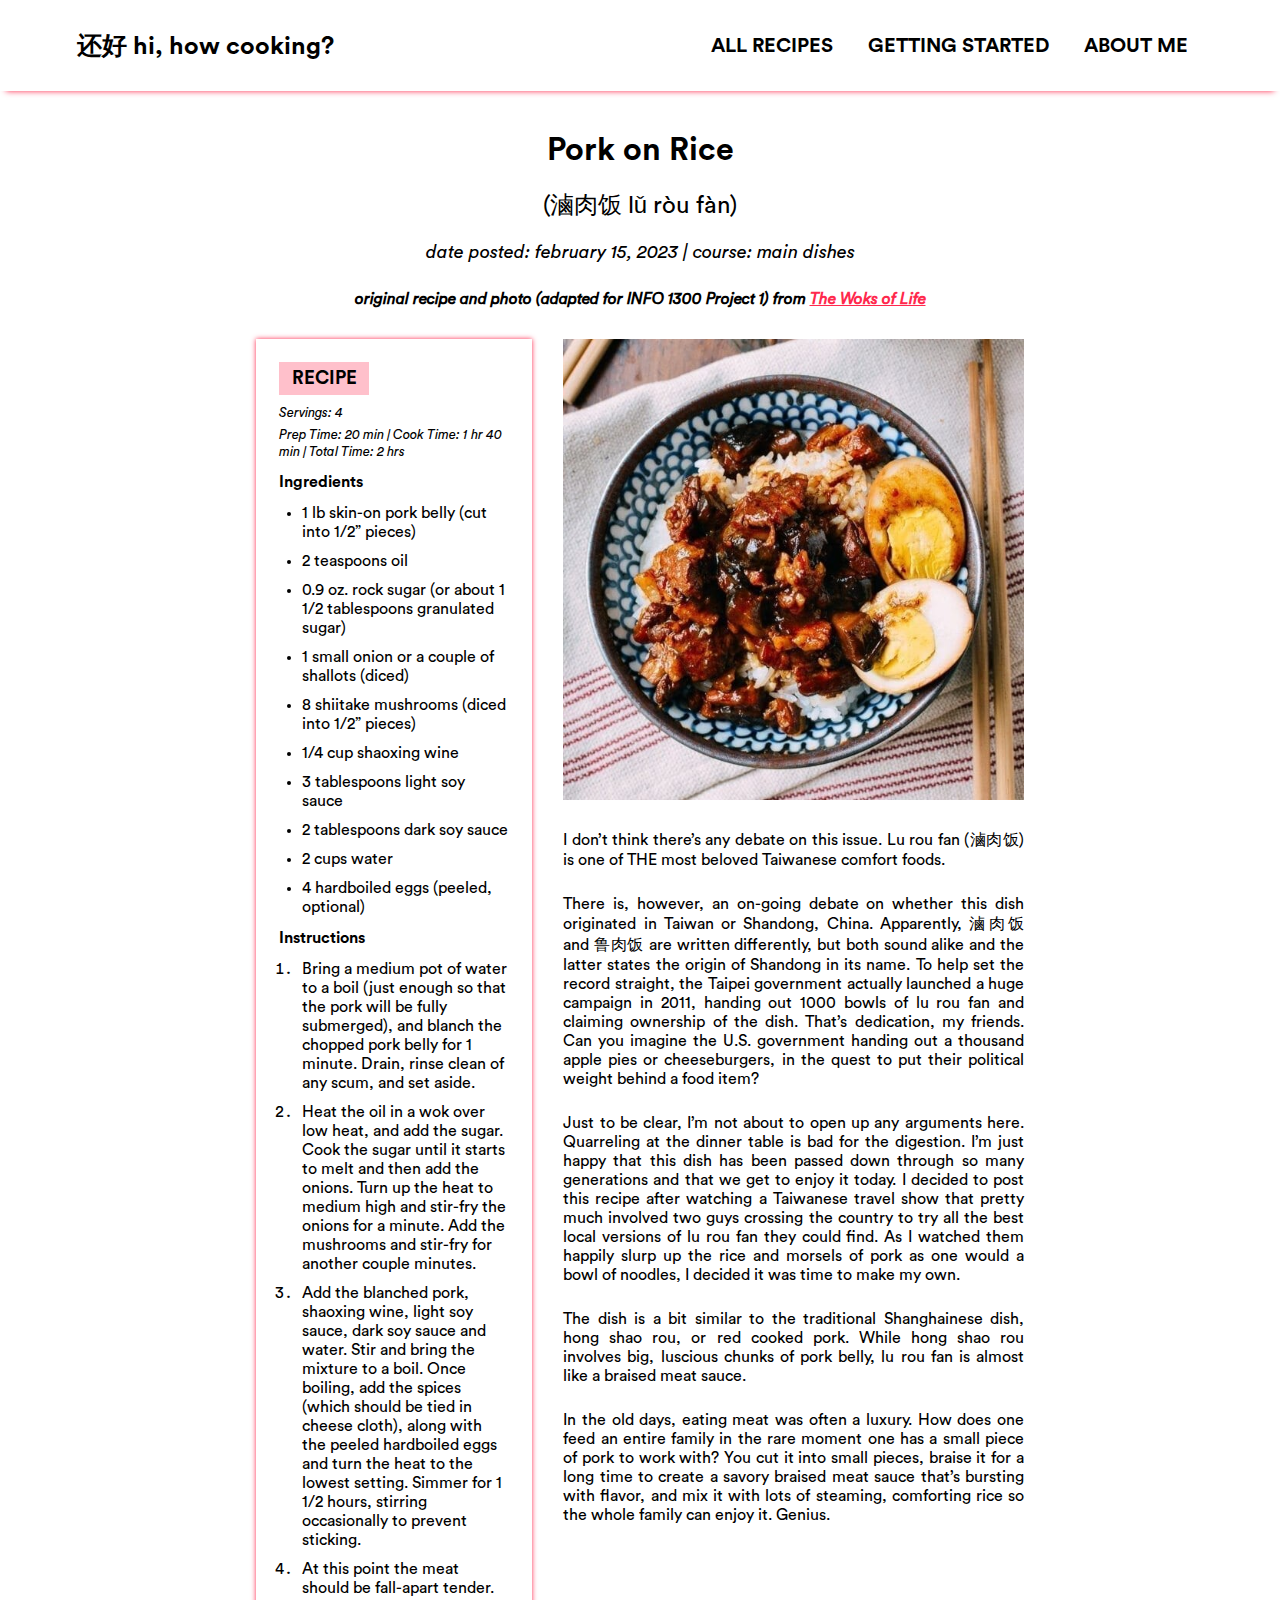
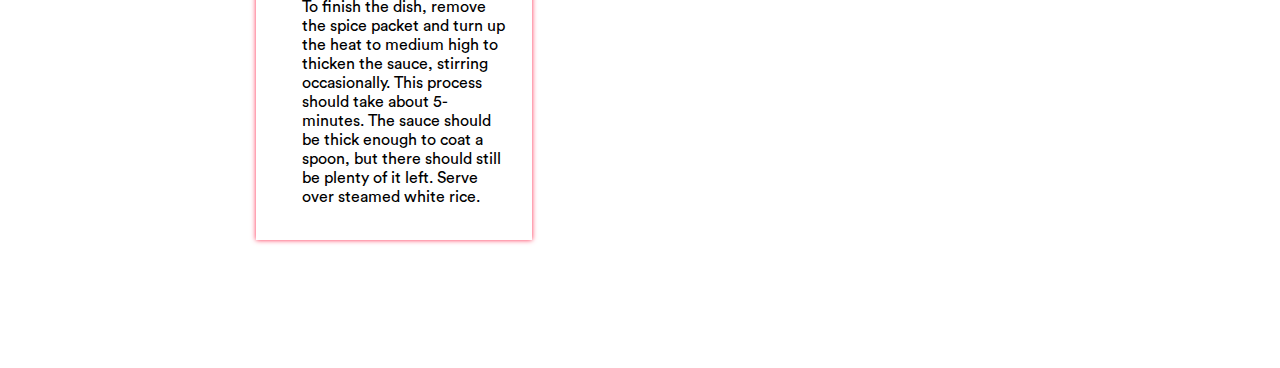
<file: pork-on-rice.html>
<!DOCTYPE html>
<html lang="en">

<head>
    <link rel="stylesheet" href="styles/style.css">
    <title>Hi, How Cooking?</title>
</head>

<body>
    <div class="header">

        <nav>
            <a href="index.html" id="logoLink">
                <span id=logo>
                    还好 Hi, How Cooking?
                </span>
            </a>
            <div class="nav-links">
                <ul>
                    <li><a href='all-recipes.html'>All Recipes</a></li>
                    <li><a href='getting-started.html'>Getting Started</a></li>
                    <li><a href='about-me.html'>About Me</a></li>
                </ul>
            </div>
        </nav>
    </div>

    <div class=titleSubtitle>
        <h1>Pork on Rice</h1>
        <h2>(滷肉饭 lǔ ròu fàn)</h2>
        <h3>date posted: february 15, 2023 | course: main dishes</h3>
        <cite>original recipe and photo (adapted for INFO 1300 Project 1) from <a href="https://thewoksoflife.com/lu-rou-fan-taiwanese-braised-pork-rice-bowl/" target="_blank"> The Woks of Life</a></cite>
    </div>

    <div class=recipeContainer>

        <div class="recipe">
            <h3 class="recipeHeader">
                RECIPE
            </h3>
            <h5>Servings: 4</h5>
            <h5>Prep Time: 20 min | Cook Time: 1 hr 40 min | Total Time: 2 hrs</h5>
            <h4>Ingredients</h4>
            <ul>
                <li>1 lb skin-on pork belly
                    (cut into 1/2” pieces)</li>
                <li>2 teaspoons oil</li>
                <li>0.9 oz. rock sugar (or about 1 1/2 tablespoons granulated sugar)</li>
                <li>1 small onion or a couple of shallots (diced)</li>
                <li>8 shiitake mushrooms (diced into 1/2” pieces)</li>
                <li>1/4 cup shaoxing wine</li>
                <li>3 tablespoons light soy sauce</li>
                <li>2 tablespoons dark soy sauce</li>
                <li>2 cups water</li>
                <li>4 hardboiled eggs (peeled, optional)</li>
            </ul>
            <h4>Instructions</h4>
            <ol>
                <li>Bring a medium pot of water to a boil (just enough so that the pork will be fully submerged), and
                    blanch the chopped pork belly for 1 minute. Drain, rinse clean of any scum, and set aside.
                </li>
                <li>Heat the oil in a wok over low heat, and add the sugar. Cook the sugar until it starts to melt and
                    then add the onions. Turn up the heat to medium high and stir-fry the onions for a minute. Add the
                    mushrooms and stir-fry for another couple minutes.</li>
                <li>Add the blanched pork, shaoxing wine, light soy sauce, dark soy sauce and water. Stir and bring the
                    mixture to a boil. Once boiling, add the spices (which should be tied in cheese cloth), along with
                    the peeled hardboiled eggs and turn the heat to the lowest setting. Simmer for 1 1/2 hours, stirring
                    occasionally to prevent sticking.</li>
                <li>At this point the meat should be fall-apart tender. To finish the dish, remove the spice packet and
                    turn up the heat to medium high to thicken the sauce, stirring occasionally. This process should
                    take about 5-minutes. The sauce should be thick enough to coat a spoon, but there should still be
                    plenty of it left. Serve over steamed white rice.</li>
            </ol>
        </div>

        <div class="instructions">
            <img src="images/pork-thumbnail.jpg" alt="Pork on Rice">
            <p>I don’t think there’s any debate on this issue. Lu rou fan (滷肉饭) is one of THE most beloved Taiwanese
                comfort foods.</p>
            <p>There is, however, an on-going debate on whether this dish originated in Taiwan or Shandong, China.
                Apparently, 滷肉饭 and 鲁肉饭 are written differently, but both sound alike and the latter states the origin
                of Shandong in its name. To help set the record straight, the Taipei government actually launched a huge
                campaign in 2011, handing out 1000 bowls of lu rou fan and claiming ownership of the dish. That’s
                dedication, my friends. Can you imagine the U.S. government handing out a thousand apple pies or
                cheeseburgers, in the quest to put their political weight behind a food item?</p>
            <p>
                Just to be clear, I’m not about to open up any arguments here. Quarreling at the dinner table is bad for
                the digestion. I’m just happy that this dish has been passed down through so many generations and that
                we get to enjoy it today. I decided to post this recipe after watching a Taiwanese travel show that
                pretty much involved two guys crossing the country to try all the best local versions of lu rou fan they
                could find. As I watched them happily slurp up the rice and morsels of pork as one would a bowl of
                noodles, I decided it was time to make my own.
            </p>
            <p>
                The dish is a bit similar to the traditional Shanghainese dish, hong shao rou, or red cooked pork. While
                hong shao rou involves big, luscious chunks of pork
                belly, lu rou fan is almost like a braised meat sauce.
            </p>
            <p>
                In the old days, eating meat was often a luxury. How does one feed an entire family in the rare moment
                one has a small piece of pork to work with? You cut it into small pieces, braise it for a long time to
                create a savory braised meat sauce that’s bursting with flavor, and mix it with lots of steaming,
                comforting rice so the whole family can enjoy it. Genius.
            </p>
        </div>

    </div>


</body>

</html>
</file>
<file: styles/style.css>
@font-face {
    font-family: "Circular";
    src: url('fonts/CircularStd-Book.woff');
}
@font-face {
    font-family: "Circular";
    src: url('fonts/CircularStd-Bold.woff');
    font-weight: bold;
}

@font-face {
    font-family: "Circular";
    src: url("fonts/CircularStd-BookItalic.woff");
    font-style: italic;
}

* {
    margin: 0;
    padding: 0;
    font-family: 'Circular', sans-serif;
    position: relative;
}

html {
    font-size: 100%;
    box-sizing: border-box;
}

body> :not(header) {
    padding-left: 20%;
    padding-right: 20%;
}

div#homeContent {
    padding-top: 20px;
    padding-bottom: 20px
}

section {
    padding-top: 15px;
    padding-bottom: 15px;
    margin-bottom: 20px;
}

.header {
    padding: 0px;
    width: 100%;
    box-shadow: 0 6px 6px -6px rgb(255, 41, 77);
}

.header h2 {
    text-transform: lowercase;
    font-size: 30px;
}

a {
    text-decoration: none;
    color: black;
}

nav {
    text-transform: uppercase;
    font-weight: bold;
    font-size: 10px;
    display: flex;
    padding: 2% 6%;
    justify-content: space-between;
    align-items: center;
}

.nav-links {
    flex: 1;
    text-align: right;
    font-size: 20px;
}

.nav-links ul li {
    list-style: none;
    display: inline-block;
    padding: 8px 15px;
    position: relative;
}

.nav-links a {
    transition: color .5s;
}

.nav-links a:hover {
    color: rgb(255, 41, 77);
}

a.currentPage {
    color: rgb(255, 41, 77);
}

h1 {
    margin-top: 30px;
    padding: 10px;
    text-align: center;
}

h2 {
    text-align: center;
    padding-top: 10px;
    padding-bottom: 10px;
}

h3 {
    text-transform: uppercase;
    padding-top: 5px;
    padding-bottom: 5px;
    text-align: center;
}

h4 {
    font-weight: normal;
    padding-top: 2px;
    padding-bottom: 2px;
}

h5 {
    font-weight: normal;
}

p {
    font-size: 16px;
    padding-top: 5px;
    padding-bottom: 5px;
    text-align: justify;
    margin-bottom: 15px;
}

#homeInfo p {
    font-size: 20px;
    padding-top: 5px;
    padding-bottom: 5px;
    text-align: justify;
}

em {
    color: rgb(255, 41, 77);
    font-style: normal;
}

span.thumbnail {
    font-style: italic;
}

span.newLine {
    display: block;
}

#logoLink {
    transition: all .3s ease-in-out;
}

#logoLink:hover {
    transform: scale(1.1);
}

#logo {
    text-align: center;
    font-weight: bold;
    font-style: normal;
    font-size: 25px;
    text-transform: lowercase;
}

div#homeInfo p#closing {
    margin-bottom: 0px;
    text-align: center;
    font-style: italic;
}

div.gallery {
    margin-top: 20px;
    display: flex;
    flex-wrap: wrap;
    flex-direction: row;
    justify-content: space-between;
}

.galleryElement {
    margin: auto;
    box-shadow: 0px 0px 5px 0px rgb(255, 41, 77);
}

.gallery a {
    transition: all .3s ease-in-out;
    margin-left: auto;
    margin-right: auto;
    margin-bottom: 20px;
}

.gallery a:hover {
    transform: scale(1.03);
}

.img {
    width: 300px;
    height: 300px;
}

.thumbnailBox {
    width: 300px;
    height: 150px;
}

.thumbnailTitle {
    text-align: center;
    top: 50%;
    left: 50%;
    transform: translate(-50%, -50%);
}

.titleSubtitle h2 {
    font-weight: normal;
}

.titleSubtitle h3 {
    font-weight: normal;
    text-align: center;
    text-transform: lowercase;
    font-style: italic;
    margin: 5px;
}

button:hover {
    background-color: pink;
}

.recipeHeader {
    background-color: pink;
    padding: 5px;
    font-weight: bold;
    width: 80px;
    margin-bottom: 10px;
}

.recipeContainer {
    display: flex;
    flex-direction: row;
    justify-content: space-between;
    margin-bottom: 10%;
}

.recipeContainer img {
    margin-bottom: 20px;
    width:100%;
    height:auto;
}

.recipe {
    width: 30%;
    box-shadow: 0px 0px 5px 0px rgb(255, 41, 77);
    padding: 3%;
}

.recipe ul {
    width: 90%;
    margin-left: auto;
}

.recipe ol {
    width: 90%;
    margin-left: auto;
}

.recipe li {
    margin-bottom: 10px;
}

.recipe h4 {
    font-weight: bold;
    margin-top: 10px;
    margin-bottom: 10px;
}

.recipe h5 {
    font-style: italic;
    margin-bottom: 5px;
}

.instructions {
    width: 60%
}

#pantry img {
    width: 100%;
    height: auto;
    margin-right: auto;
    margin-left: auto;
}

#pantry h3 {
    margin-top: 30px;
    font-size: 25px;
}

#pantry h4 {
    font-size: 20px;
    font-weight: bold;
    margin-top: 20px;
}

#pantry p {
    margin-bottom: 5px;
}

#pantry ul {
    width: 90%;
    margin-left: auto;
}

#pantry ol {
    width: 90%;
    margin-left: auto;
}

#pantry li {
    margin-bottom: 10px;
    margin-top: 10px;
}

#headshot {
    display:block;
    width: 200px;
    margin-right:auto;
    margin-left:auto;
    padding:2%;
}
a#bio, cite a, #pantry a, .recipeContainer a{
    color: rgb(255, 41, 77);
    text-decoration: underline;
}

cite {
    display:block;
    text-align: center;
    font-weight: bold;
    padding:2%;
    margin-bottom:2%;
}

/* styling new html elements for interactivity */

#buttonContainer {
    width: 60%;
    margin-left: auto;
    margin-right: auto;
    display: flex;
    flex-direction: row;
    flex-wrap: wrap;
    justify-content: space-between;
    margin-top: 20px;
}

button {
    width: 175px;
    height: 40px;
    margin-left: auto;
    margin-right: auto;
    background-color: white;
    text-transform: uppercase;
    padding: 5px;
    margin-top: 20px;
    margin-bottom: 10px;
    border-style: solid;
    border-color: pink;
    transition: background-color .5s;
    cursor: pointer;
}

#buttonContainer span {
    width: 175px;
    margin-left: auto;
    margin-right: auto;
    font-style:normal;
    font-weight:bold
}

label {
    width: 175px;
    height: 20px;
    margin-left: auto;
    margin-right: auto;
    text-transform: uppercase;
}

select {
    width: 175px;
    height: 40px;
    margin-left: auto;
    margin-right: auto;
    text-align: center;
    text-transform: uppercase;
    margin-bottom: 10px;
    border-width: 2px;
    border-color: pink;
    background-color: pink;
    font-weight: bold;
    cursor: pointer;
}

/* classes for interactivity */

.hidden {
    display:none
}

.block {
    display:block;
}

.buttonClicked {
    background-color: pink;
}

.order0 {
    order: 0;
}

.order1 {
    order: 1;
}

.order2 {
    order: 2;
}
</file>
